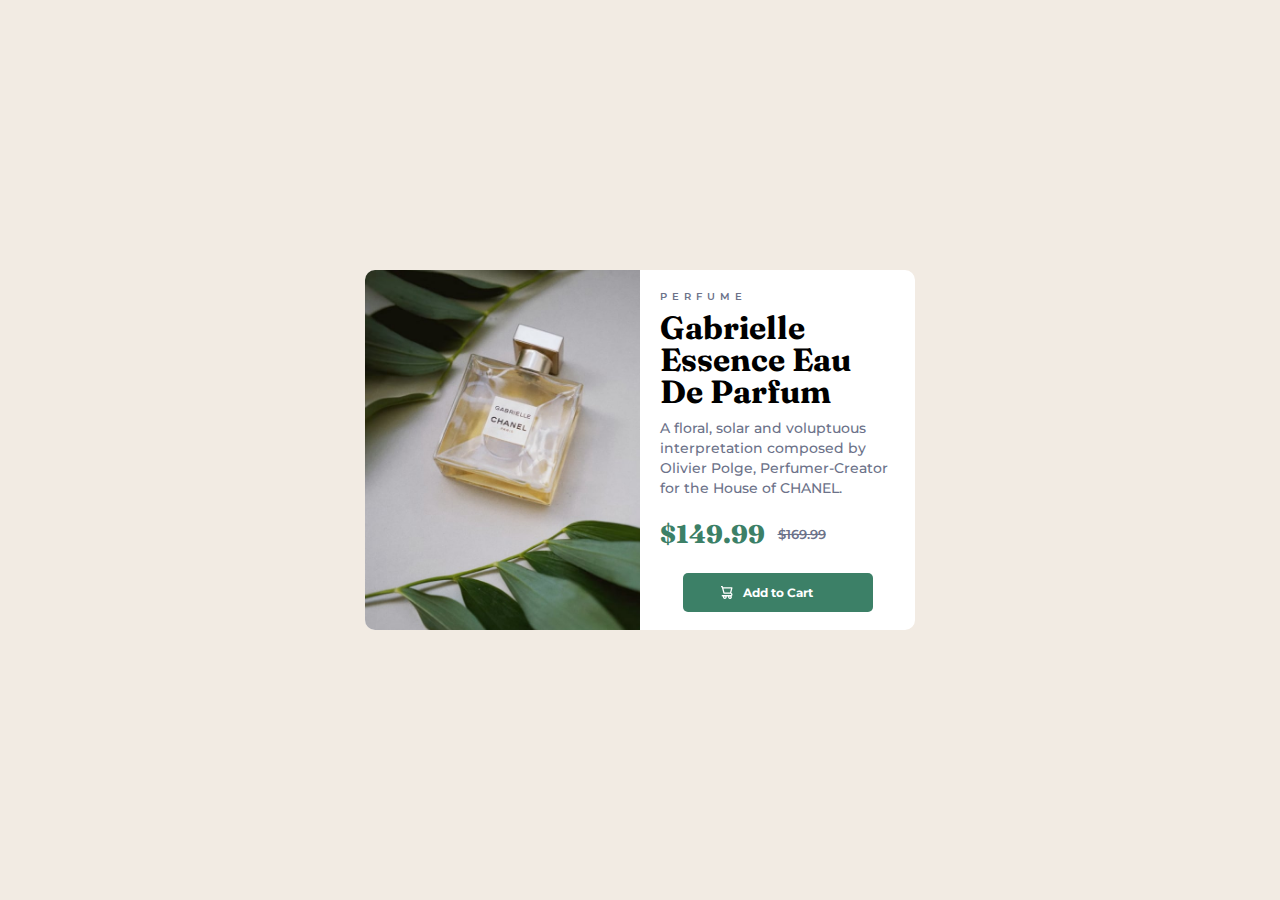
<file: index.html>
<!DOCTYPE html>
<html lang="en">
<head>
  <meta charset="UTF-8">
  <meta name="viewport" content="width=device-width, initial-scale=1.0"> <!-- displays site properly based on user's device -->
  <link rel="icon" type="image/png" sizes="32x32" href="./images/favicon-32x32.png">
  <link rel="stylesheet" href="style-desktop.css">
  <link rel="preconnect" href="https://fonts.googleapis.com">
  <link rel="preconnect" href="https://fonts.gstatic.com" crossorigin>
  <link href="https://fonts.googleapis.com/css2?family=Fraunces:ital,opsz,wght@0,9..144,100..900;1,9..144,100..900&family=Montserrat:ital,wght@0,100..900;1,100..900&display=swap" rel="stylesheet">
  <title>Frontend Mentor | Product preview card component</title>
</head>
<body>
  <main id="main">
    <div class="container">
      <div class="image">
        <img src="images/image-product-desktop.jpg" alt="image of the blog" class="asset">
      </div>

      <div class="mobile-image">
        <img src="images/image-product-mobile.jpg" alt="Mobile Image" class="mobile">
      </div>

      <div class="description">
        <div class="imagetext">
          <h1>Perfume</h1>
          <h2>Gabrielle Essence Eau De Parfum</h2>
          <h3 class="main-h3">A floral, solar and voluptuous interpretation composed by Olivier Polge, Perfumer-Creator for the House of CHANEL.</h3>
          <h3 class="price">$149.99</h3>
          <h3 class="strikethrough">$169.99</h3>
        </div>
      </div>

      <div class="links">
        <img src="images/icon-cart.svg" alt="image of a cart" class="cart">
        <a href="#">Add to Cart</a>
      </div>

    </div>
  </main>
</body>
</html>
</file>
<file: style-desktop.css>
* {
    margin: 0;
    padding: 0;
    box-sizing: border-box;
}

html {
    font-size: 16px;
}

body {
    background-color: hsl(30, 38%, 92%);
    display: flex;
    justify-content: center;
    align-items: center;
    height: 100vh;
}

.container {
    width: 100%;
    max-width: 550px;
    height: 360px;
    display: flex;
    background-color: hsl(0, 0%, 100%);
    border-radius: 10px;
    position: absolute;
    top: 50%;
    left: 50%;
    transform: translate(-50%, -50%);
}

.image, .description {
    width: 50%;
    height: 100%;
}

.image {
    position: relative;
}

.asset {
    width: 100%;
    height: 100%;
    border-top-left-radius: 10px;
    border-bottom-left-radius: 10px;
    object-fit: cover;
}

.imagetext {
    padding: 20px;
}

.imagetext h1 {
    font-family: "Montserrat", sans-serif;
    font-size: 0.616rem;
    text-transform: uppercase;
    letter-spacing: 5px;
    font-weight: 600;
    color: hsl(228, 12%, 48%);
    margin-bottom: 10px;
}

.imagetext h2 {
    font-family: "Fraunces", sans-serif;
    font-size: 2rem;
    line-height: 1;
    font-weight: 700;
    margin-bottom: 10px;
}

h3 {
    margin-bottom: 20px;
}

.imagetext .main-h3 {
    font-family: "Montserrat", sans-serif;
    color: hsl(228, 12%, 48%);
    font-size: 0.9rem;
    font-weight: 500;
    line-height: 20px;
}

.links {
    position: absolute;
    left: 53%;
    bottom: 5%;
}

.links a {
    display: inline-block;
    padding: 12px 60px;
    border-radius: 5px;
    background-color: hsl(158, 36%, 37%);
    color: #fff;
    text-decoration: none;
    font-size: 12px;
    font-weight: 700;
    margin-left: 10px;
    font-family: "Montserrat", sans-serif;
    text-align: center;
}

.links .cart {
    position: relative;
    top: 2px;
    left: 30%;
    width: 12px;
}

.imagetext .price {
    font-family: "Fraunces", sans-serif;
    font-size: 1.6rem;
    color: hsl(158, 36%, 37%);
    font-weight: 800;
}

.imagetext .strikethrough {
    position: absolute;
    left: 75%;
    bottom: 68px;
    font-size: 0.8rem;
    color:hsl(228, 12%, 48%);
    text-decoration: line-through;
    font-family: "Montserrat", sans-serif;
    font-weight: 600;
}

.links a:hover {
    background-color: hsl(212, 21%, 14%);
}

.mobile-image {
    display: none;
}

@media screen and (max-width: 767px){
    *{
        margin: 0;
        padding: 0;
        box-sizing: border-box;
    }
    .image{
        display: none;
    }

     
    html {
        font-size: 16px;
    }
     
    body {
        background-color: hsl(30, 38%, 92%);
        display: flex;
        justify-content: center;
        align-items: center;
        height: 100vh;
    }
     
    .container {
        width: 100%;
        max-width: 305px;
        height: 520px;
        background-color: hsl(0, 0%, 100%);
        border-radius: 10px;
        display: inline;
        margin: 0 auto;
        overflow: hidden;
    }
     
    .mobile-image{
        width: 100%;
        display: inline-block;
    }
    
    .mobile-image img{
        width: 100%;
        height: 100%;
        border-top-left-radius: 10px;
        border-top-right-radius: 10px;
    }

    .description{
        width: 100%;
    }
     
    .imagetext {
        padding: 10px 20px;
        display: inline-block;
    }
     
    .imagetext h1 {
        font-family: "Montserrat", sans-serif;
        font-size: 0.616rem;
        text-transform: uppercase;
        letter-spacing: 5px;
        font-weight: 600;
        color: hsl(228, 12%, 48%);
        margin-bottom: 10px;
    }
     
    .imagetext h2 {
        font-family: "Fraunces", sans-serif;
        font-size: 1.8rem;
        line-height: 1;
        font-weight: 700;
        margin-bottom: 10px;
    }
     
    h3 {
        margin-bottom: 10px;
    }
     
    .imagetext .main-h3 {
        font-family: "Montserrat", sans-serif;
        color: hsl(228, 12%, 48%);
        font-size: 0.8rem;
        font-weight: 600;
        line-height: 20px;
    }
     
    .imagetext .price {
        font-family: "Fraunces", sans-serif;
        font-size: 1.6rem;
        color: hsl(158, 36%, 37%);
        font-weight: 800;
    }
     
    .imagetext .strikethrough {
        position: absolute;
        left: 45%;
        bottom: 80px;
        font-size: 0.8rem;
        color:hsl(228, 12%, 48%);
        text-decoration: line-through;
        font-family: "Montserrat", sans-serif;
        font-weight: 600;
    }
     
    .links {
        position: absolute;
        left: 1%;
        bottom: 5%;
    }
     
    .links a {
        display: inline-block;
        padding: 14px 90px;
        border-radius: 5px;
        background-color: hsl(158, 36%, 37%);
        color: #fff;
        text-decoration: none;
        font-size: 12px;
        font-weight: 700;
        margin-left: 10px;
        font-family: "Montserrat", sans-serif;
        text-align: center;
    }
     
    .links .cart {
        position: relative;
        top: 2px;
        left: 32%;
        width: 14px;
    }
     
}
</file>
